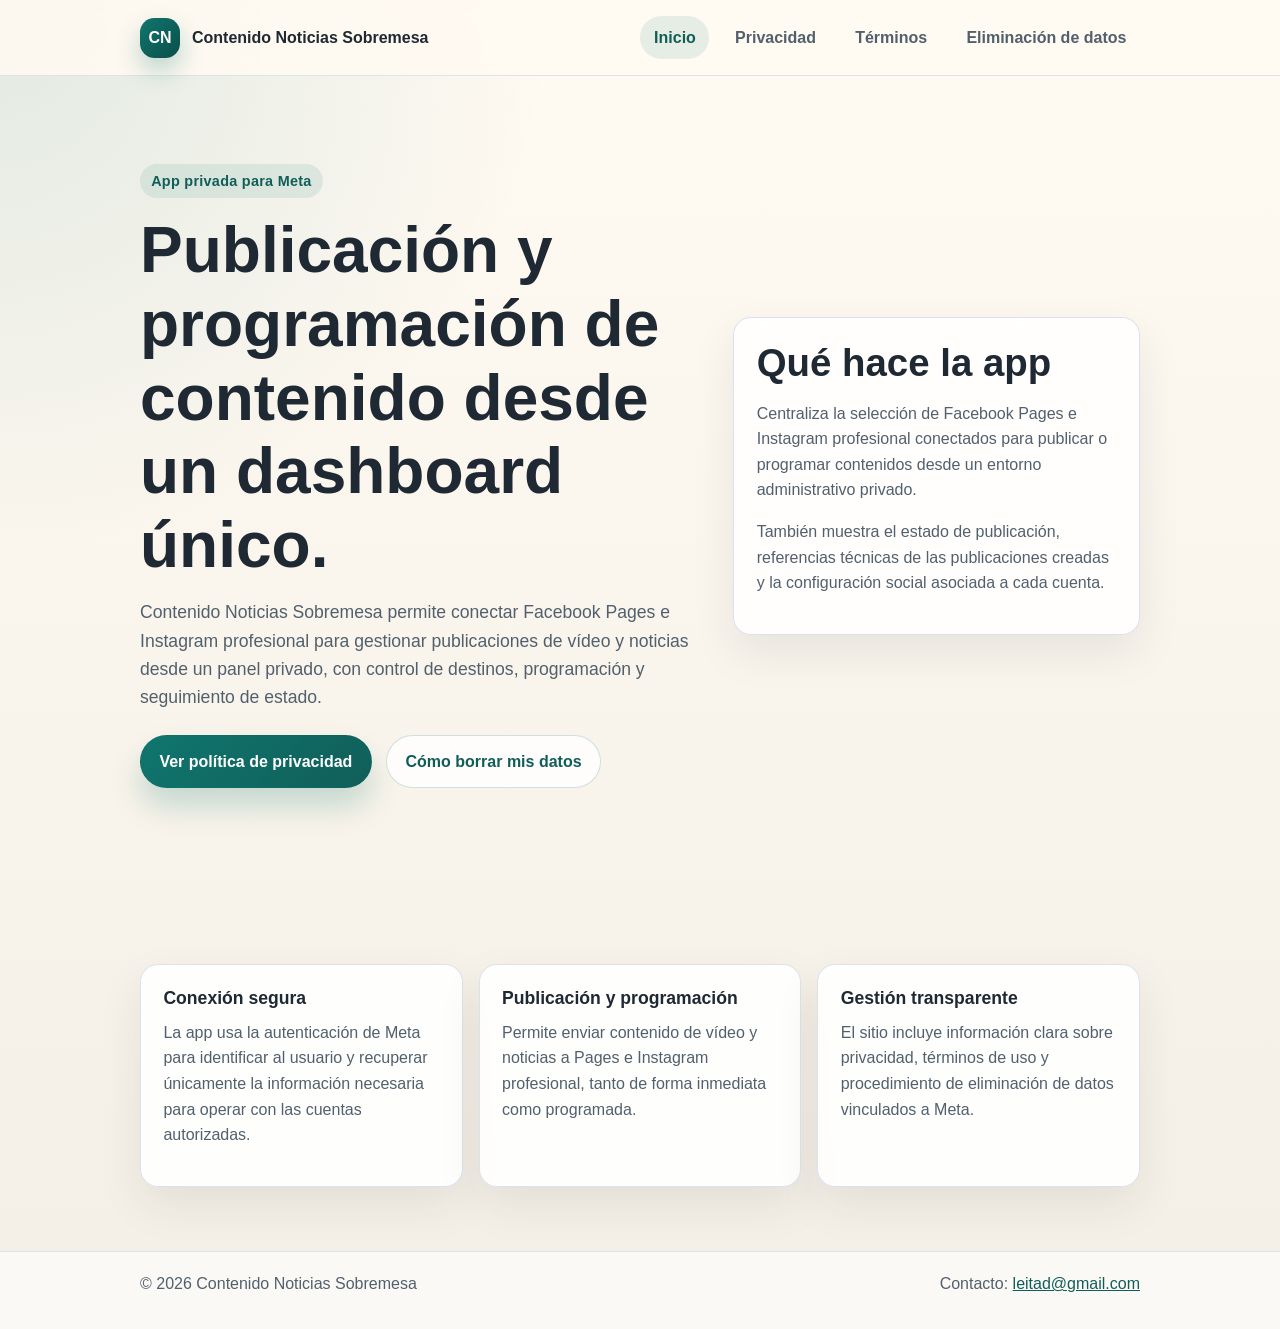
<file: index.html>
<!DOCTYPE html>
<html lang="es">
  <head>
    <meta charset="UTF-8" />
    <meta name="viewport" content="width=device-width, initial-scale=1.0" />
    <meta
      name="description"
      content="Contenido Noticias Sobremesa es una app privada para conectar Facebook Pages e Instagram profesional y publicar o programar contenido de vídeo y noticias desde un dashboard."
    />
    <title>Contenido Noticias Sobremesa</title>
    <link rel="stylesheet" href="styles.css" />
    <script src="email.js" defer></script>
  </head>
  <body>
    <header class="site-header">
      <nav class="nav" aria-label="Principal">
        <a class="brand" href="index.html">
          <span class="brand-mark">CN</span>
          <span>Contenido Noticias Sobremesa</span>
        </a>
        <div class="nav-links">
          <a href="index.html" aria-current="page">Inicio</a>
          <a href="privacy.html">Privacidad</a>
          <a href="terms.html">Términos</a>
          <a href="data-deletion.html">Eliminación de datos</a>
        </div>
      </nav>
    </header>

    <main class="hero">
      <section>
        <span class="eyebrow">App privada para Meta</span>
        <h1>Publicación y programación de contenido desde un dashboard único.</h1>
        <p class="lead">
          Contenido Noticias Sobremesa permite conectar Facebook Pages e Instagram
          profesional para gestionar publicaciones de vídeo y noticias desde un
          panel privado, con control de destinos, programación y seguimiento de
          estado.
        </p>
        <div class="actions">
          <a class="button button-primary" href="privacy.html">Ver política de privacidad</a>
          <a class="button button-secondary" href="data-deletion.html">Cómo borrar mis datos</a>
        </div>
      </section>

      <aside class="hero-card card">
        <h2>Qué hace la app</h2>
        <p>
          Centraliza la selección de Facebook Pages e Instagram profesional
          conectados para publicar o programar contenidos desde un entorno
          administrativo privado.
        </p>
        <p>
          También muestra el estado de publicación, referencias técnicas de las
          publicaciones creadas y la configuración social asociada a cada cuenta.
        </p>
      </aside>
    </main>

    <section class="page">
      <div class="grid">
        <article class="card">
          <h3>Conexión segura</h3>
          <p>
            La app usa la autenticación de Meta para identificar al usuario y
            recuperar únicamente la información necesaria para operar con las
            cuentas autorizadas.
          </p>
        </article>
        <article class="card">
          <h3>Publicación y programación</h3>
          <p>
            Permite enviar contenido de vídeo y noticias a Pages e Instagram
            profesional, tanto de forma inmediata como programada.
          </p>
        </article>
        <article class="card">
          <h3>Gestión transparente</h3>
          <p>
            El sitio incluye información clara sobre privacidad, términos de uso
            y procedimiento de eliminación de datos vinculados a Meta.
          </p>
        </article>
      </div>
    </section>

    <footer class="site-footer">
      <div class="site-footer-inner">
        <span>&copy; 2026 Contenido Noticias Sobremesa</span>
        <span>Contacto: <a href="#" data-email-link>email protegido</a></span>
      </div>
    </footer>
  </body>
</html>
</file>
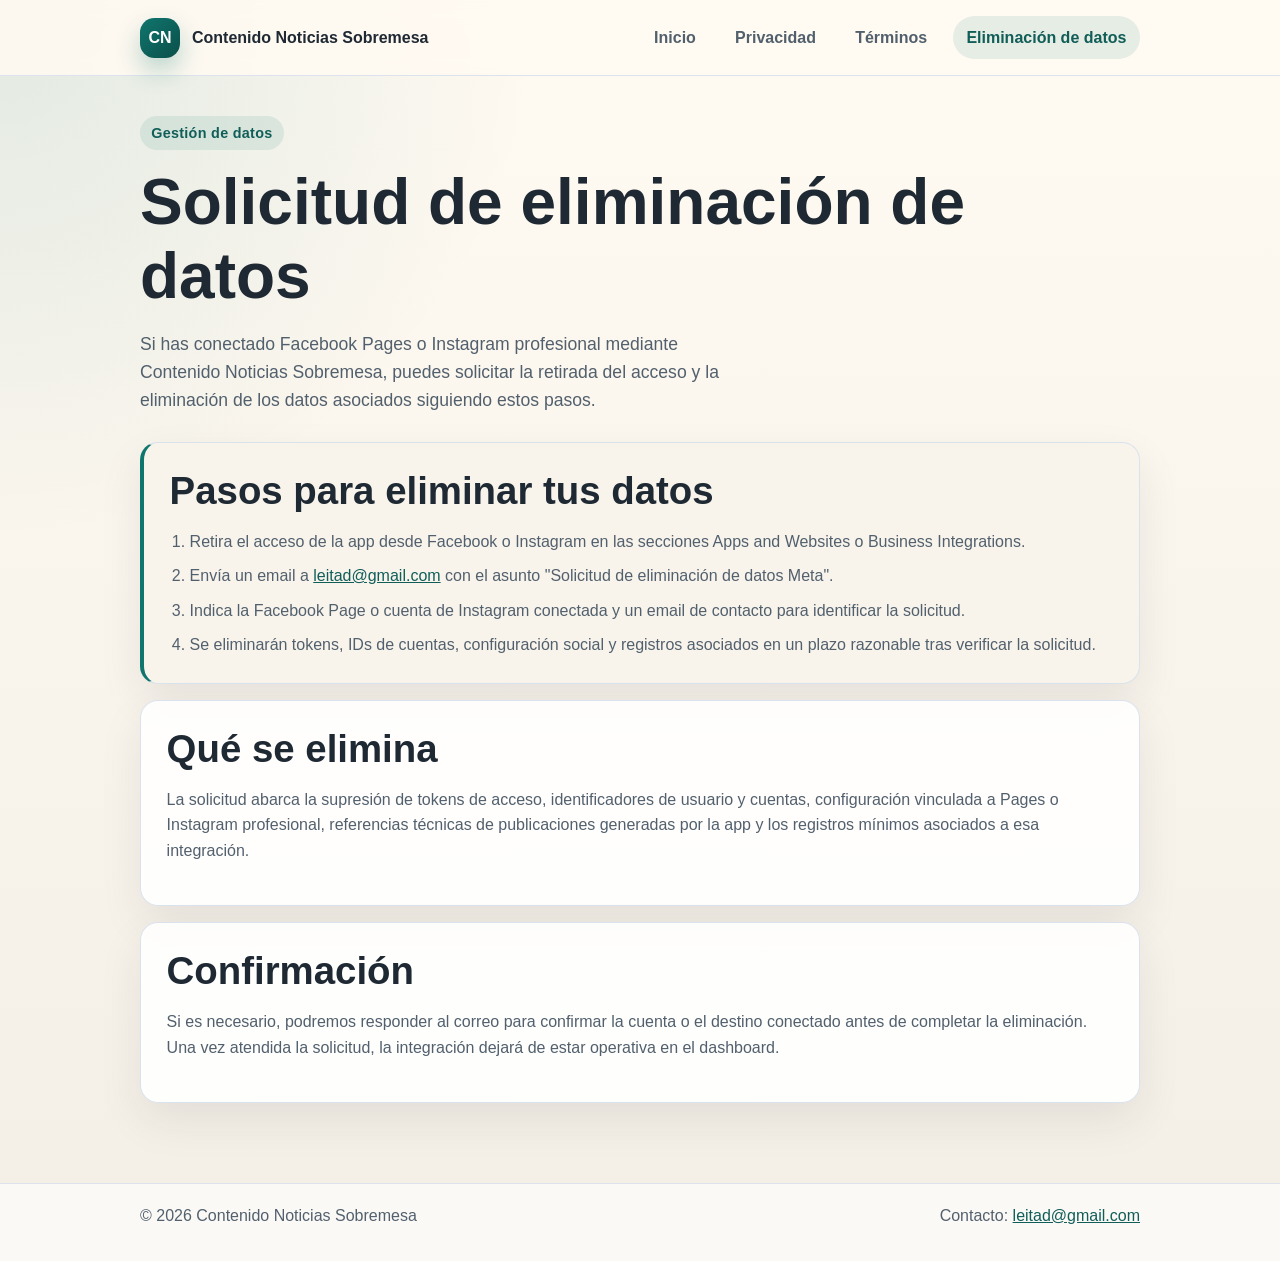
<file: data-deletion.html>
<!DOCTYPE html>
<html lang="es">
  <head>
    <meta charset="UTF-8" />
    <meta name="viewport" content="width=device-width, initial-scale=1.0" />
    <meta
      name="description"
      content="Instrucciones para solicitar la eliminación de datos Meta en Contenido Noticias Sobremesa."
    />
    <title>Eliminación de Datos | Contenido Noticias Sobremesa</title>
    <link rel="stylesheet" href="styles.css" />
    <script src="email.js" defer></script>
  </head>
  <body>
    <header class="site-header">
      <nav class="nav" aria-label="Principal">
        <a class="brand" href="index.html">
          <span class="brand-mark">CN</span>
          <span>Contenido Noticias Sobremesa</span>
        </a>
        <div class="nav-links">
          <a href="index.html">Inicio</a>
          <a href="privacy.html">Privacidad</a>
          <a href="terms.html">Términos</a>
          <a href="data-deletion.html" aria-current="page">Eliminación de datos</a>
        </div>
      </nav>
    </header>

    <main class="page">
      <header class="page-header">
        <span class="eyebrow">Gestión de datos</span>
        <h1>Solicitud de eliminación de datos</h1>
        <p class="lead">
          Si has conectado Facebook Pages o Instagram profesional mediante
          Contenido Noticias Sobremesa, puedes solicitar la retirada del acceso y
          la eliminación de los datos asociados siguiendo estos pasos.
        </p>
      </header>

      <section class="panel highlight">
        <h2>Pasos para eliminar tus datos</h2>
        <ol>
          <li>Retira el acceso de la app desde Facebook o Instagram en las secciones Apps and Websites o Business Integrations.</li>
          <li>Envía un email a <a href="#" data-email-link>email protegido</a> con el asunto "Solicitud de eliminación de datos Meta".</li>
          <li>Indica la Facebook Page o cuenta de Instagram conectada y un email de contacto para identificar la solicitud.</li>
          <li>Se eliminarán tokens, IDs de cuentas, configuración social y registros asociados en un plazo razonable tras verificar la solicitud.</li>
        </ol>
      </section>

      <section class="panel">
        <h2>Qué se elimina</h2>
        <p>
          La solicitud abarca la supresión de tokens de acceso, identificadores
          de usuario y cuentas, configuración vinculada a Pages o Instagram
          profesional, referencias técnicas de publicaciones generadas por la app
          y los registros mínimos asociados a esa integración.
        </p>
      </section>

      <section class="panel">
        <h2>Confirmación</h2>
        <p>
          Si es necesario, podremos responder al correo para confirmar la cuenta o
          el destino conectado antes de completar la eliminación. Una vez atendida
          la solicitud, la integración dejará de estar operativa en el dashboard.
        </p>
      </section>
    </main>

    <footer class="site-footer">
      <div class="site-footer-inner">
        <span>&copy; 2026 Contenido Noticias Sobremesa</span>
        <span>Contacto: <a href="#" data-email-link>email protegido</a></span>
      </div>
    </footer>
  </body>
</html>
</file>
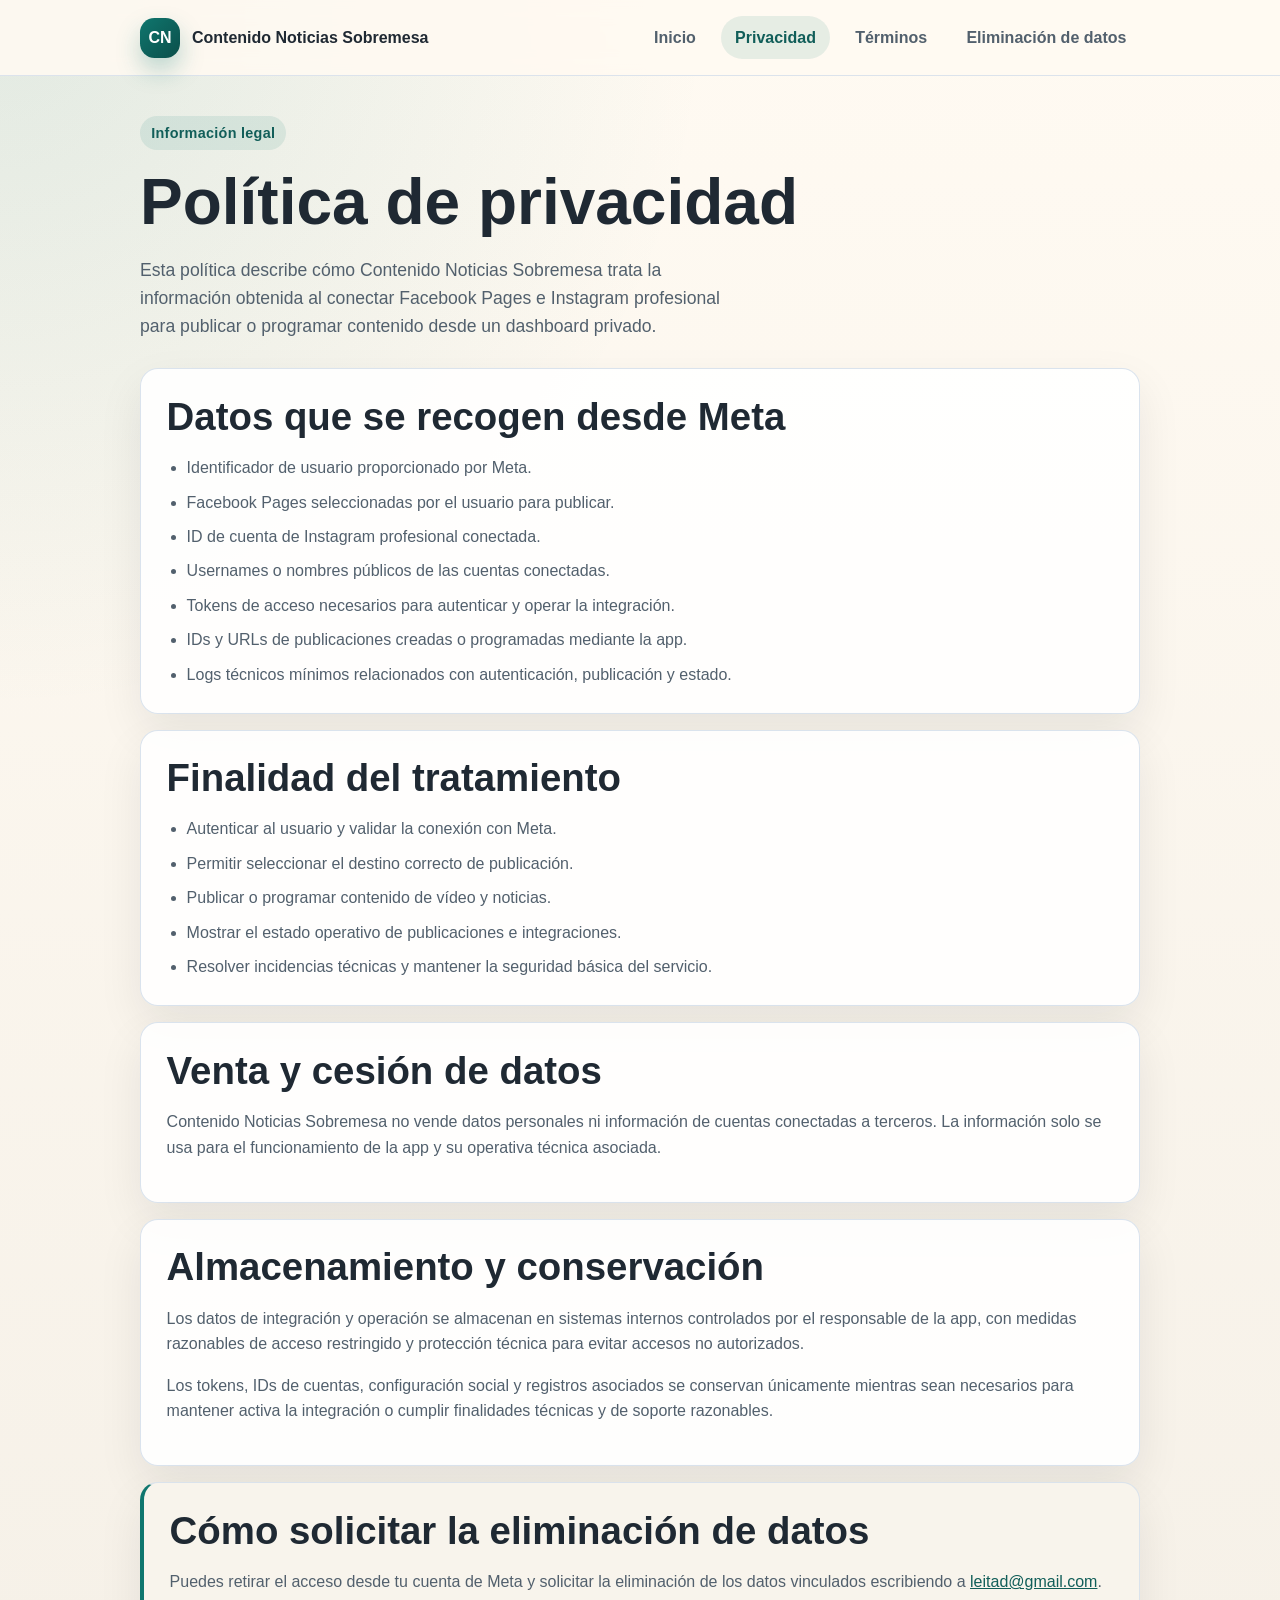
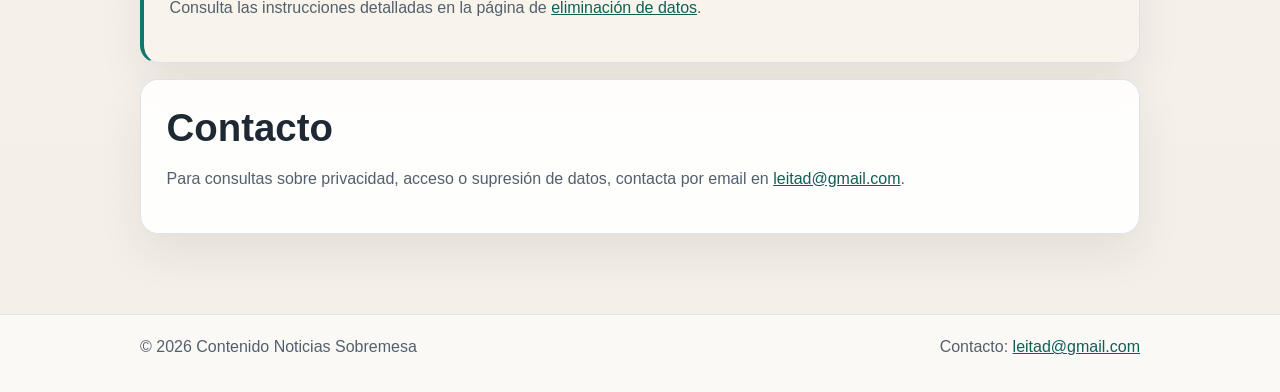
<file: privacy.html>
<!DOCTYPE html>
<html lang="es">
  <head>
    <meta charset="UTF-8" />
    <meta name="viewport" content="width=device-width, initial-scale=1.0" />
    <meta
      name="description"
      content="Política de privacidad de Contenido Noticias Sobremesa para conexiones con Facebook Pages e Instagram profesional."
    />
    <title>Política de Privacidad | Contenido Noticias Sobremesa</title>
    <link rel="stylesheet" href="styles.css" />
    <script src="email.js" defer></script>
  </head>
  <body>
    <header class="site-header">
      <nav class="nav" aria-label="Principal">
        <a class="brand" href="index.html">
          <span class="brand-mark">CN</span>
          <span>Contenido Noticias Sobremesa</span>
        </a>
        <div class="nav-links">
          <a href="index.html">Inicio</a>
          <a href="privacy.html" aria-current="page">Privacidad</a>
          <a href="terms.html">Términos</a>
          <a href="data-deletion.html">Eliminación de datos</a>
        </div>
      </nav>
    </header>

    <main class="page">
      <header class="page-header">
        <span class="eyebrow">Información legal</span>
        <h1>Política de privacidad</h1>
        <p class="lead">
          Esta política describe cómo Contenido Noticias Sobremesa trata la
          información obtenida al conectar Facebook Pages e Instagram profesional
          para publicar o programar contenido desde un dashboard privado.
        </p>
      </header>

      <section class="panel">
        <h2>Datos que se recogen desde Meta</h2>
        <ul>
          <li>Identificador de usuario proporcionado por Meta.</li>
          <li>Facebook Pages seleccionadas por el usuario para publicar.</li>
          <li>ID de cuenta de Instagram profesional conectada.</li>
          <li>Usernames o nombres públicos de las cuentas conectadas.</li>
          <li>Tokens de acceso necesarios para autenticar y operar la integración.</li>
          <li>IDs y URLs de publicaciones creadas o programadas mediante la app.</li>
          <li>Logs técnicos mínimos relacionados con autenticación, publicación y estado.</li>
        </ul>
      </section>

      <section class="panel">
        <h2>Finalidad del tratamiento</h2>
        <ul>
          <li>Autenticar al usuario y validar la conexión con Meta.</li>
          <li>Permitir seleccionar el destino correcto de publicación.</li>
          <li>Publicar o programar contenido de vídeo y noticias.</li>
          <li>Mostrar el estado operativo de publicaciones e integraciones.</li>
          <li>Resolver incidencias técnicas y mantener la seguridad básica del servicio.</li>
        </ul>
      </section>

      <section class="panel">
        <h2>Venta y cesión de datos</h2>
        <p>
          Contenido Noticias Sobremesa no vende datos personales ni información
          de cuentas conectadas a terceros. La información solo se usa para el
          funcionamiento de la app y su operativa técnica asociada.
        </p>
      </section>

      <section class="panel">
        <h2>Almacenamiento y conservación</h2>
        <p>
          Los datos de integración y operación se almacenan en sistemas internos
          controlados por el responsable de la app, con medidas razonables de
          acceso restringido y protección técnica para evitar accesos no
          autorizados.
        </p>
        <p>
          Los tokens, IDs de cuentas, configuración social y registros asociados
          se conservan únicamente mientras sean necesarios para mantener activa la
          integración o cumplir finalidades técnicas y de soporte razonables.
        </p>
      </section>

      <section class="panel highlight">
        <h2>Cómo solicitar la eliminación de datos</h2>
        <p>
          Puedes retirar el acceso desde tu cuenta de Meta y solicitar la
          eliminación de los datos vinculados escribiendo a
          <a href="#" data-email-link>email protegido</a>. Consulta las
          instrucciones detalladas en la página de
          <a href="data-deletion.html">eliminación de datos</a>.
        </p>
      </section>

      <section class="panel">
        <h2>Contacto</h2>
        <p>
          Para consultas sobre privacidad, acceso o supresión de datos, contacta
          por email en <a href="#" data-email-link>email protegido</a>.
        </p>
      </section>
    </main>

    <footer class="site-footer">
      <div class="site-footer-inner">
        <span>&copy; 2026 Contenido Noticias Sobremesa</span>
        <span>Contacto: <a href="#" data-email-link>email protegido</a></span>
      </div>
    </footer>
  </body>
</html>
</file>
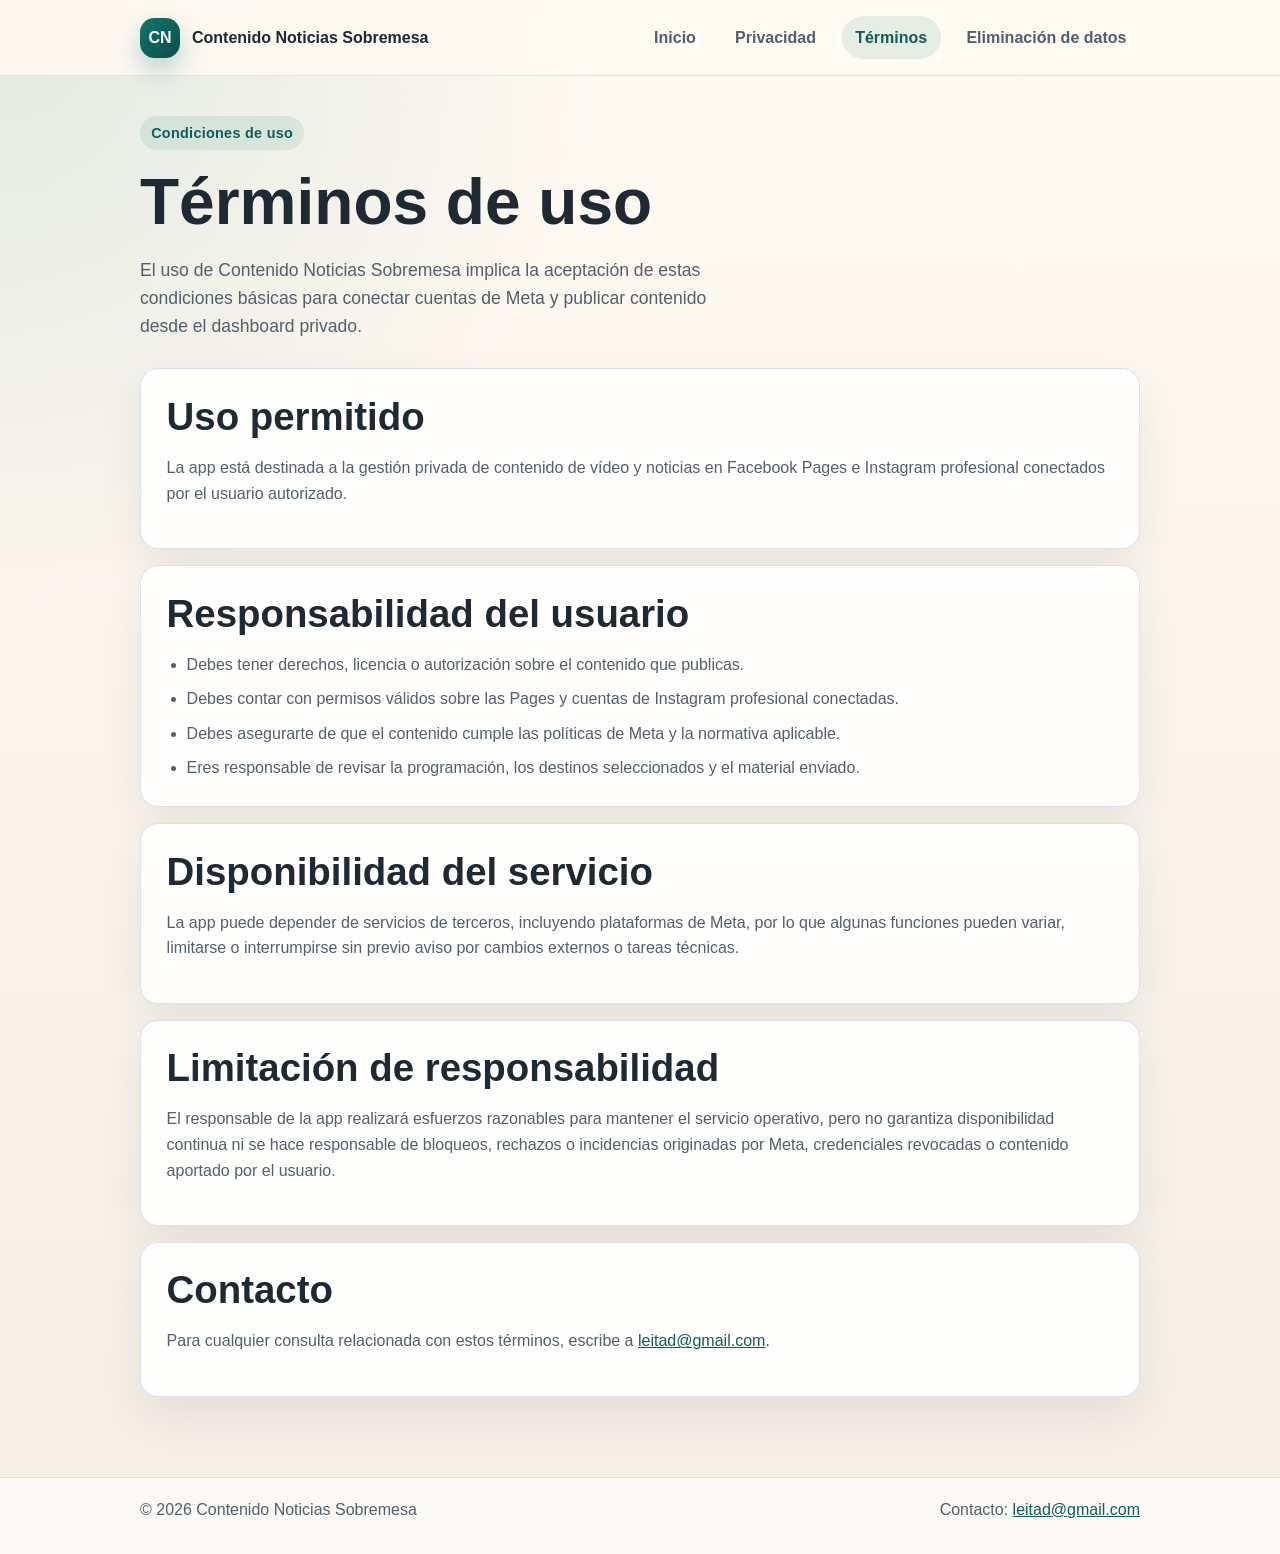
<file: terms.html>
<!DOCTYPE html>
<html lang="es">
  <head>
    <meta charset="UTF-8" />
    <meta name="viewport" content="width=device-width, initial-scale=1.0" />
    <meta
      name="description"
      content="Términos de uso de Contenido Noticias Sobremesa para la publicación y programación de contenido en Facebook Pages e Instagram profesional."
    />
    <title>Términos de Uso | Contenido Noticias Sobremesa</title>
    <link rel="stylesheet" href="styles.css" />
    <script src="email.js" defer></script>
  </head>
  <body>
    <header class="site-header">
      <nav class="nav" aria-label="Principal">
        <a class="brand" href="index.html">
          <span class="brand-mark">CN</span>
          <span>Contenido Noticias Sobremesa</span>
        </a>
        <div class="nav-links">
          <a href="index.html">Inicio</a>
          <a href="privacy.html">Privacidad</a>
          <a href="terms.html" aria-current="page">Términos</a>
          <a href="data-deletion.html">Eliminación de datos</a>
        </div>
      </nav>
    </header>

    <main class="page">
      <header class="page-header">
        <span class="eyebrow">Condiciones de uso</span>
        <h1>Términos de uso</h1>
        <p class="lead">
          El uso de Contenido Noticias Sobremesa implica la aceptación de estas
          condiciones básicas para conectar cuentas de Meta y publicar contenido
          desde el dashboard privado.
        </p>
      </header>

      <section class="panel">
        <h2>Uso permitido</h2>
        <p>
          La app está destinada a la gestión privada de contenido de vídeo y
          noticias en Facebook Pages e Instagram profesional conectados por el
          usuario autorizado.
        </p>
      </section>

      <section class="panel">
        <h2>Responsabilidad del usuario</h2>
        <ul>
          <li>Debes tener derechos, licencia o autorización sobre el contenido que publicas.</li>
          <li>Debes contar con permisos válidos sobre las Pages y cuentas de Instagram profesional conectadas.</li>
          <li>Debes asegurarte de que el contenido cumple las políticas de Meta y la normativa aplicable.</li>
          <li>Eres responsable de revisar la programación, los destinos seleccionados y el material enviado.</li>
        </ul>
      </section>

      <section class="panel">
        <h2>Disponibilidad del servicio</h2>
        <p>
          La app puede depender de servicios de terceros, incluyendo plataformas
          de Meta, por lo que algunas funciones pueden variar, limitarse o
          interrumpirse sin previo aviso por cambios externos o tareas técnicas.
        </p>
      </section>

      <section class="panel">
        <h2>Limitación de responsabilidad</h2>
        <p>
          El responsable de la app realizará esfuerzos razonables para mantener el
          servicio operativo, pero no garantiza disponibilidad continua ni se hace
          responsable de bloqueos, rechazos o incidencias originadas por Meta,
          credenciales revocadas o contenido aportado por el usuario.
        </p>
      </section>

      <section class="panel">
        <h2>Contacto</h2>
        <p>
          Para cualquier consulta relacionada con estos términos, escribe a
          <a href="#" data-email-link>email protegido</a>.
        </p>
      </section>
    </main>

    <footer class="site-footer">
      <div class="site-footer-inner">
        <span>&copy; 2026 Contenido Noticias Sobremesa</span>
        <span>Contacto: <a href="#" data-email-link>email protegido</a></span>
      </div>
    </footer>
  </body>
</html>
</file>
<file: styles.css>
:root {
  --bg: #f4efe6;
  --bg-accent: #fffaf2;
  --surface: #ffffff;
  --surface-muted: #f8f4ec;
  --text: #1f2933;
  --text-soft: #52606d;
  --primary: #0f766e;
  --primary-dark: #115e59;
  --border: #d9e2ec;
  --shadow: 0 18px 45px rgba(15, 23, 42, 0.08);
  --radius: 18px;
  --radius-sm: 12px;
  --max-width: 1040px;
}

* {
  box-sizing: border-box;
}

html {
  scroll-behavior: smooth;
}

body {
  margin: 0;
  font-family: "Segoe UI", Tahoma, Geneva, Verdana, sans-serif;
  color: var(--text);
  background:
    radial-gradient(circle at top left, rgba(15, 118, 110, 0.12), transparent 30%),
    linear-gradient(180deg, var(--bg-accent) 0%, var(--bg) 100%);
  line-height: 1.6;
}

a {
  color: var(--primary-dark);
}

a:hover {
  color: var(--primary);
}

.site-header {
  position: sticky;
  top: 0;
  z-index: 10;
  backdrop-filter: blur(10px);
  background: rgba(255, 250, 242, 0.88);
  border-bottom: 1px solid rgba(217, 226, 236, 0.9);
}

.nav {
  max-width: var(--max-width);
  margin: 0 auto;
  padding: 1rem 1.25rem;
  display: flex;
  align-items: center;
  justify-content: space-between;
  gap: 1rem;
}

.brand {
  display: inline-flex;
  align-items: center;
  gap: 0.75rem;
  text-decoration: none;
  color: var(--text);
  font-weight: 700;
}

.brand-mark {
  width: 2.5rem;
  height: 2.5rem;
  border-radius: 0.9rem;
  display: grid;
  place-items: center;
  color: #ffffff;
  background: linear-gradient(135deg, #0f766e, #0b4f4a);
  box-shadow: 0 12px 24px rgba(15, 118, 110, 0.28);
}

.nav-links {
  display: flex;
  flex-wrap: wrap;
  gap: 0.75rem;
}

.nav-links a {
  text-decoration: none;
  color: var(--text-soft);
  font-weight: 600;
  padding: 0.55rem 0.85rem;
  border-radius: 999px;
}

.nav-links a:hover,
.nav-links a[aria-current="page"] {
  color: var(--primary-dark);
  background: rgba(15, 118, 110, 0.1);
}

.hero,
.page {
  max-width: var(--max-width);
  margin: 0 auto;
  padding: 2.5rem 1.25rem 4rem;
}

.hero {
  display: grid;
  grid-template-columns: 1.4fr 1fr;
  gap: 1.5rem;
  align-items: center;
  min-height: calc(100vh - 84px);
  padding-top: 3rem;
}

.eyebrow {
  display: inline-block;
  margin-bottom: 1rem;
  padding: 0.35rem 0.7rem;
  border-radius: 999px;
  color: var(--primary-dark);
  background: rgba(15, 118, 110, 0.1);
  font-size: 0.9rem;
  font-weight: 700;
  letter-spacing: 0.02em;
}

h1,
h2,
h3 {
  line-height: 1.15;
  margin: 0 0 1rem;
}

h1 {
  font-size: clamp(2.4rem, 5vw, 4.4rem);
}

h2 {
  font-size: clamp(1.8rem, 3vw, 2.4rem);
}

p {
  margin: 0 0 1rem;
  color: var(--text-soft);
}

.lead {
  font-size: 1.1rem;
  max-width: 60ch;
}

.actions {
  display: flex;
  flex-wrap: wrap;
  gap: 0.9rem;
  margin-top: 1.5rem;
}

.button {
  display: inline-flex;
  align-items: center;
  justify-content: center;
  gap: 0.5rem;
  min-height: 3rem;
  padding: 0.8rem 1.15rem;
  border-radius: 999px;
  border: 1px solid transparent;
  text-decoration: none;
  font-weight: 700;
}

.button-primary {
  color: #ffffff;
  background: linear-gradient(135deg, var(--primary), var(--primary-dark));
  box-shadow: 0 18px 30px rgba(15, 118, 110, 0.22);
}

.button-secondary {
  color: var(--primary-dark);
  border-color: rgba(15, 118, 110, 0.2);
  background: rgba(255, 255, 255, 0.78);
}

.card,
.panel {
  background: rgba(255, 255, 255, 0.88);
  border: 1px solid rgba(217, 226, 236, 0.95);
  border-radius: var(--radius);
  box-shadow: var(--shadow);
}

.hero-card {
  padding: 1.5rem;
}

.hero-card strong {
  color: var(--text);
}

.grid {
  display: grid;
  grid-template-columns: repeat(3, minmax(0, 1fr));
  gap: 1rem;
  margin-top: 2rem;
}

.card {
  padding: 1.4rem;
}

.card h3 {
  font-size: 1.1rem;
  margin-bottom: 0.75rem;
}

.section {
  margin-top: 2rem;
}

.page-header {
  margin-bottom: 1.75rem;
}

.panel {
  padding: 1.6rem;
  margin-bottom: 1rem;
}

.panel ul,
.panel ol {
  margin: 0.75rem 0 0;
  padding-left: 1.25rem;
  color: var(--text-soft);
}

.panel li + li {
  margin-top: 0.55rem;
}

.highlight {
  background: var(--surface-muted);
  border-left: 4px solid var(--primary);
}

.site-footer {
  border-top: 1px solid rgba(217, 226, 236, 0.9);
  background: rgba(255, 255, 255, 0.65);
}

.site-footer-inner {
  max-width: var(--max-width);
  margin: 0 auto;
  padding: 1.2rem 1.25rem 2rem;
  color: var(--text-soft);
  display: flex;
  justify-content: space-between;
  gap: 1rem;
  flex-wrap: wrap;
}

@media (max-width: 860px) {
  .hero {
    grid-template-columns: 1fr;
    min-height: auto;
    padding-top: 2rem;
  }

  .grid {
    grid-template-columns: 1fr;
  }
}

@media (max-width: 640px) {
  .nav {
    flex-direction: column;
    align-items: flex-start;
  }

  .nav-links {
    width: 100%;
  }

  .nav-links a {
    padding-left: 0;
  }

  .hero,
  .page {
    padding-left: 1rem;
    padding-right: 1rem;
    padding-bottom: 3rem;
  }
}
</file>
